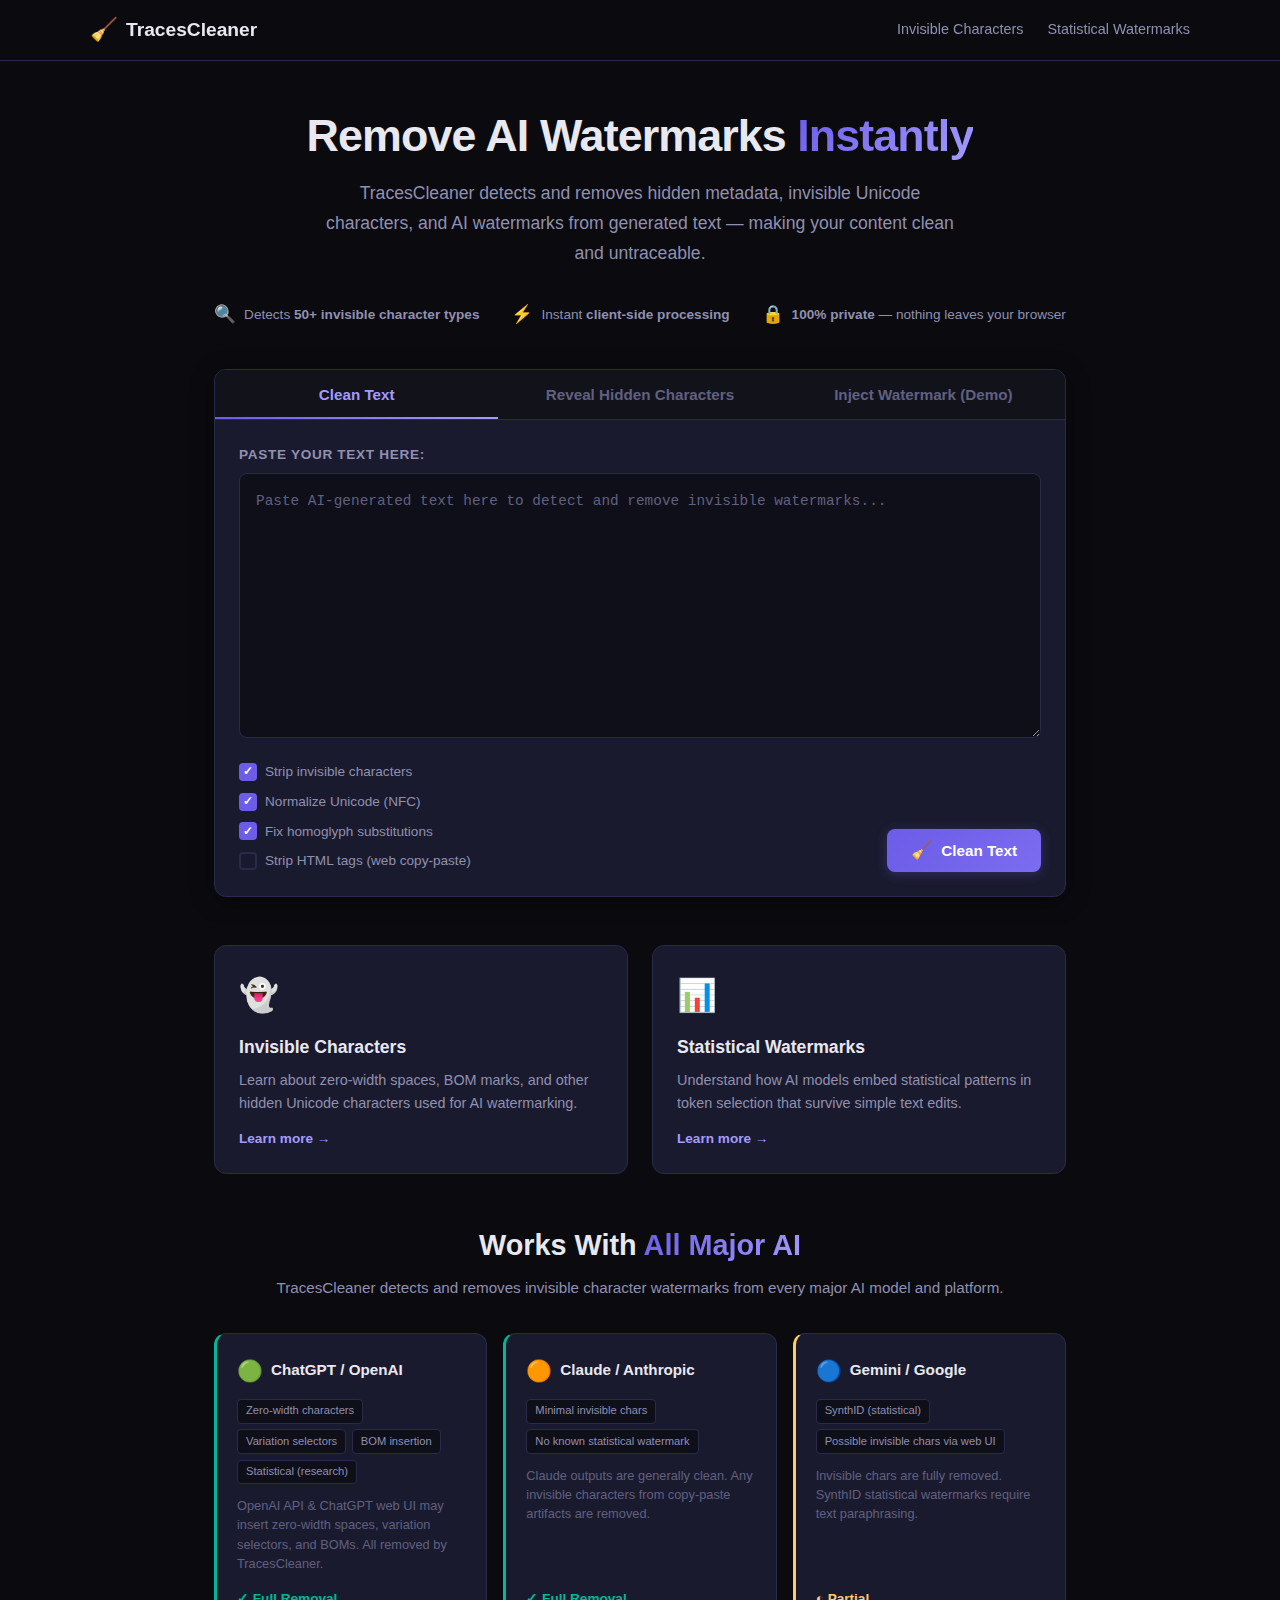
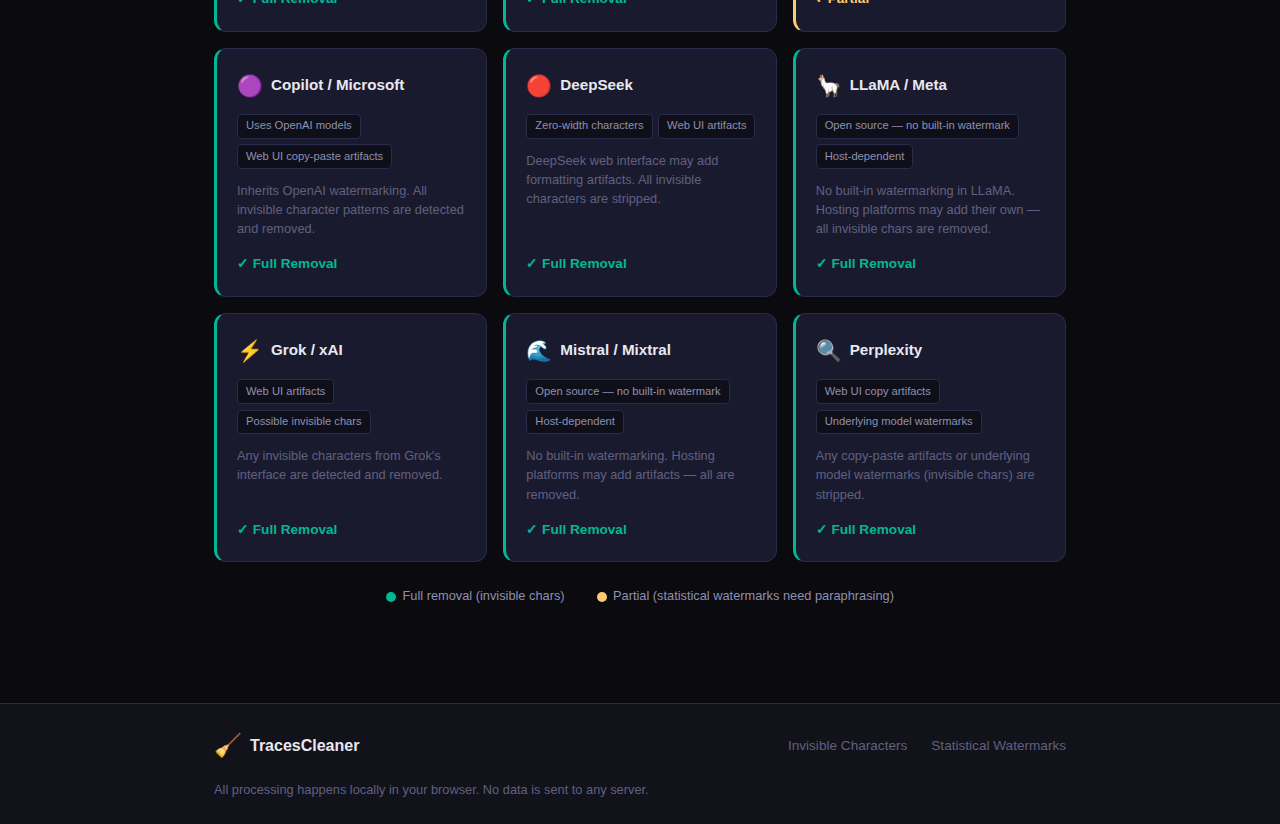
<file: index.html>
<!DOCTYPE html>
<html lang="en">
<head>
    <meta charset="UTF-8">
    <meta name="viewport" content="width=device-width, initial-scale=1.0">
    <title>TracesCleaner — Remove AI Watermarks Instantly</title>
    <meta name="description" content="Free tool to detect and remove invisible AI watermarks, hidden Unicode characters, and metadata from AI-generated text. Works with ChatGPT, Claude, Gemini, Copilot, DeepSeek & more. 100% private — runs in your browser.">
    <meta name="keywords" content="AI watermark remover, remove AI watermarks, invisible characters, zero-width space, ChatGPT watermark, Claude watermark, AI text cleaner, unicode cleaner">
    <meta name="author" content="TracesCleaner">
    <meta name="robots" content="index, follow">
    <link rel="canonical" href="https://macro-dynamic.github.io/TracesCleaner/">

    <!-- Open Graph / Facebook -->
    <meta property="og:type" content="website">
    <meta property="og:url" content="https://macro-dynamic.github.io/TracesCleaner/">
    <meta property="og:title" content="TracesCleaner — Remove AI Watermarks Instantly">
    <meta property="og:description" content="Free tool to detect and remove invisible AI watermarks from text. Works with all major AI models. 100% private — nothing leaves your browser.">
    <meta property="og:image" content="https://macro-dynamic.github.io/TracesCleaner/img/og-image.svg">
    <meta property="og:image:width" content="1200">
    <meta property="og:image:height" content="630">

    <!-- Twitter -->
    <meta name="twitter:card" content="summary_large_image">
    <meta name="twitter:title" content="TracesCleaner — Remove AI Watermarks Instantly">
    <meta name="twitter:description" content="Free tool to detect and remove invisible AI watermarks from text. Works with ChatGPT, Claude, Gemini & more.">
    <meta name="twitter:image" content="https://macro-dynamic.github.io/TracesCleaner/img/og-image.svg">

    <!-- PWA -->
    <link rel="manifest" href="manifest.json">
    <meta name="theme-color" content="#0a0a0f">
    <meta name="apple-mobile-web-app-capable" content="yes">
    <meta name="apple-mobile-web-app-status-bar-style" content="black-translucent">
    <link rel="apple-touch-icon" href="img/icon.svg">
    <link rel="icon" type="image/svg+xml" href="img/icon.svg">

    <link rel="stylesheet" href="css/styles.css">
</head>
<body>
    <nav class="navbar">
        <div class="nav-container">
            <a href="index.html" class="logo">
                <span class="logo-icon">🧹</span>
                <span class="logo-text">TracesCleaner</span>
            </a>
            <div class="nav-links">
                <a href="invisible-chars.html">Invisible Characters</a>
                <a href="statistical-watermarks.html">Statistical Watermarks</a>
            </div>
        </div>
    </nav>

    <main class="hero">
        <div class="container">
            <h1>Remove AI Watermarks <span class="highlight">Instantly</span></h1>
            <p class="subtitle">
                TracesCleaner detects and removes hidden metadata, invisible Unicode characters,
                and AI watermarks from generated text — making your content clean and untraceable.
            </p>

            <div class="stats-bar">
                <div class="stat">
                    <span class="stat-icon">🔍</span>
                    <span class="stat-text">Detects <strong>50+ invisible character types</strong></span>
                </div>
                <div class="stat">
                    <span class="stat-icon">⚡</span>
                    <span class="stat-text">Instant <strong>client-side processing</strong></span>
                </div>
                <div class="stat">
                    <span class="stat-icon">🔒</span>
                    <span class="stat-text"><strong>100% private</strong> — nothing leaves your browser</span>
                </div>
            </div>

            <div class="app-card">
                <div class="tabs">
                    <button class="tab active" data-tab="clean">Clean Text</button>
                    <button class="tab" data-tab="reveal">Reveal Hidden Characters</button>
                    <button class="tab" data-tab="inject">Inject Watermark (Demo)</button>
                </div>

                <!-- Clean Tab -->
                <div class="tab-content active" id="tab-clean">
                    <div class="input-header">
                        <label for="input-clean" class="input-label">Paste your text here:</label>
                        <span id="live-count" class="live-count hidden">0 hidden characters found</span>
                    </div>
                    <textarea id="input-clean" class="text-input" rows="10" placeholder="Paste AI-generated text here to detect and remove invisible watermarks..."></textarea>

                    <div class="controls">
                        <div class="options">
                            <label class="checkbox-label">
                                <input type="checkbox" id="opt-invisible" checked>
                                <span class="checkmark"></span>
                                Strip invisible characters
                            </label>
                            <label class="checkbox-label">
                                <input type="checkbox" id="opt-normalize" checked>
                                <span class="checkmark"></span>
                                Normalize Unicode (NFC)
                            </label>
                            <label class="checkbox-label">
                                <input type="checkbox" id="opt-homoglyphs" checked>
                                <span class="checkmark"></span>
                                Fix homoglyph substitutions
                            </label>
                            <label class="checkbox-label">
                                <input type="checkbox" id="opt-strip-html">
                                <span class="checkmark"></span>
                                Strip HTML tags (web copy-paste)
                            </label>
                        </div>
                        <button id="btn-clean" class="btn btn-primary">
                            <span class="btn-icon">🧹</span> Clean Text
                        </button>
                    </div>

                    <div id="results-clean" class="results hidden">
                        <div class="results-header">
                            <h3>Cleaning Results</h3>
                            <div class="results-badges">
                                <span id="badge-invisible" class="badge badge-danger hidden">
                                    <span class="badge-count">0</span> invisible chars
                                </span>
                                <span id="badge-homoglyphs" class="badge badge-warning hidden">
                                    <span class="badge-count">0</span> homoglyphs
                                </span>
                                <span id="badge-whitespace" class="badge badge-info hidden">
                                    <span class="badge-count">0</span> whitespace anomalies
                                </span>
                                <span id="badge-clean" class="badge badge-success hidden">
                                    ✓ Text is clean
                                </span>
                            </div>
                        </div>

                        <div id="detection-details" class="detection-details hidden">
                            <h4>Detected Watermarks:</h4>
                            <div id="detection-list" class="detection-list"></div>
                        </div>

                        <div id="annotated-result" class="annotated-result hidden">
                            <div class="annotated-header">
                                <h4>Result:</h4>
                                <div class="annotated-actions">
                                    <span id="annotated-count" class="badge badge-danger">0 hidden characters found</span>
                                    <button id="btn-copy-clean" class="btn-copy-inline">
                                        <span>📋</span> Copy
                                    </button>
                                </div>
                            </div>
                            <div id="annotated-text" class="revealed-text"></div>
                        </div>

                        <label class="input-label">Cleaned text:</label>
                        <textarea id="output-clean" class="text-input text-output" rows="8" readonly></textarea>
                        <div class="output-actions">
                            <button id="btn-copy" class="btn btn-secondary">
                                <span class="btn-icon">📋</span> Copy to Clipboard
                            </button>
                            <span id="copy-status" class="copy-status hidden">✓ Copied!</span>
                        </div>
                    </div>
                </div>

                <!-- Reveal Tab -->
                <div class="tab-content" id="tab-reveal">
                    <label for="input-reveal" class="input-label">Paste text to reveal hidden characters:</label>
                    <textarea id="input-reveal" class="text-input" rows="10" placeholder="Paste text here to see all hidden Unicode characters highlighted..."></textarea>

                    <div class="controls">
                        <button id="btn-reveal" class="btn btn-primary">
                            <span class="btn-icon">🔍</span> Reveal Hidden Characters
                        </button>
                    </div>

                    <div id="results-reveal" class="results hidden">
                        <div class="results-header">
                            <h3>Character Analysis</h3>
                            <span id="reveal-count" class="badge badge-info">0 hidden characters found</span>
                        </div>
                        <div id="revealed-text" class="revealed-text"></div>
                        <div id="char-breakdown" class="char-breakdown"></div>
                    </div>
                </div>

                <!-- Inject Tab -->
                <div class="tab-content" id="tab-inject">
                    <div class="demo-notice">
                        <span class="notice-icon">⚠️</span>
                        <p><strong>Demo Mode:</strong> This injects invisible watermark characters into text so you can see how AI watermarking works, then use the "Clean Text" tab to remove them.</p>
                    </div>
                    <label for="input-inject" class="input-label">Enter text to watermark:</label>
                    <textarea id="input-inject" class="text-input" rows="6" placeholder="Type or paste clean text here..."></textarea>

                    <div class="controls">
                        <div class="options">
                            <label class="checkbox-label">
                                <input type="checkbox" id="opt-zwsp" checked>
                                <span class="checkmark"></span>
                                Zero-width spaces (U+200B)
                            </label>
                            <label class="checkbox-label">
                                <input type="checkbox" id="opt-zwnj" checked>
                                <span class="checkmark"></span>
                                Zero-width non-joiners (U+200C)
                            </label>
                            <label class="checkbox-label">
                                <input type="checkbox" id="opt-bom">
                                <span class="checkmark"></span>
                                Byte Order Marks (U+FEFF)
                            </label>
                            <label class="checkbox-label">
                                <input type="checkbox" id="opt-invis-sep">
                                <span class="checkmark"></span>
                                Invisible operators (U+2061-U+2064)
                            </label>
                        </div>
                        <button id="btn-inject" class="btn btn-warning">
                            <span class="btn-icon">💉</span> Inject Watermark
                        </button>
                    </div>

                    <div id="results-inject" class="results hidden">
                        <div class="results-header">
                            <h3>Watermarked Text</h3>
                            <span id="inject-count" class="badge badge-danger">0 characters injected</span>
                        </div>
                        <textarea id="output-inject" class="text-input text-output" rows="6" readonly></textarea>
                        <p class="inject-hint">
                            The text above looks identical but contains hidden characters.
                            Copy it and paste into the <strong>"Reveal"</strong> or <strong>"Clean"</strong> tab to see them!
                        </p>
                        <div class="output-actions">
                            <button id="btn-copy-inject" class="btn btn-secondary">
                                <span class="btn-icon">📋</span> Copy Watermarked Text
                            </button>
                            <span id="copy-inject-status" class="copy-status hidden">✓ Copied!</span>
                        </div>
                    </div>
                </div>
            </div>

            <div class="info-cards">
                <a href="invisible-chars.html" class="info-card">
                    <div class="info-card-icon">👻</div>
                    <h3>Invisible Characters</h3>
                    <p>Learn about zero-width spaces, BOM marks, and other hidden Unicode characters used for AI watermarking.</p>
                    <span class="info-card-link">Learn more →</span>
                </a>
                <a href="statistical-watermarks.html" class="info-card">
                    <div class="info-card-icon">📊</div>
                    <h3>Statistical Watermarks</h3>
                    <p>Understand how AI models embed statistical patterns in token selection that survive simple text edits.</p>
                    <span class="info-card-link">Learn more →</span>
                </a>
            </div>

            <!-- AI Compatibility Section -->
            <div class="ai-compat-section">
                <h2 class="section-title">Works With <span class="highlight">All Major AI</span></h2>
                <p class="section-subtitle">TracesCleaner detects and removes invisible character watermarks from every major AI model and platform.</p>
                <div id="ai-compat-grid" class="ai-compat-grid"></div>
                <div class="compat-legend">
                    <div class="legend-item"><span class="legend-dot legend-full"></span> Full removal (invisible chars)</div>
                    <div class="legend-item"><span class="legend-dot legend-partial"></span> Partial (statistical watermarks need paraphrasing)</div>
                </div>
            </div>
        </div>
    </main>

    <footer class="footer">
        <div class="container">
            <div class="footer-content">
                <div class="footer-left">
                    <span class="logo-icon">🧹</span>
                    <span>TracesCleaner</span>
                </div>
                <div class="footer-links">
                    <a href="invisible-chars.html">Invisible Characters</a>
                    <a href="statistical-watermarks.html">Statistical Watermarks</a>
                </div>
                <div class="footer-right">
                    <p>All processing happens locally in your browser. No data is sent to any server.</p>
                </div>
            </div>
        </div>
    </footer>

    <script src="js/watermark-detector.js"></script>
    <script src="js/app.js"></script>
    <script>
        if ('serviceWorker' in navigator) {
            navigator.serviceWorker.register('./sw.js').catch(() => {});
        }
    </script>
</body>
</html>
</file>
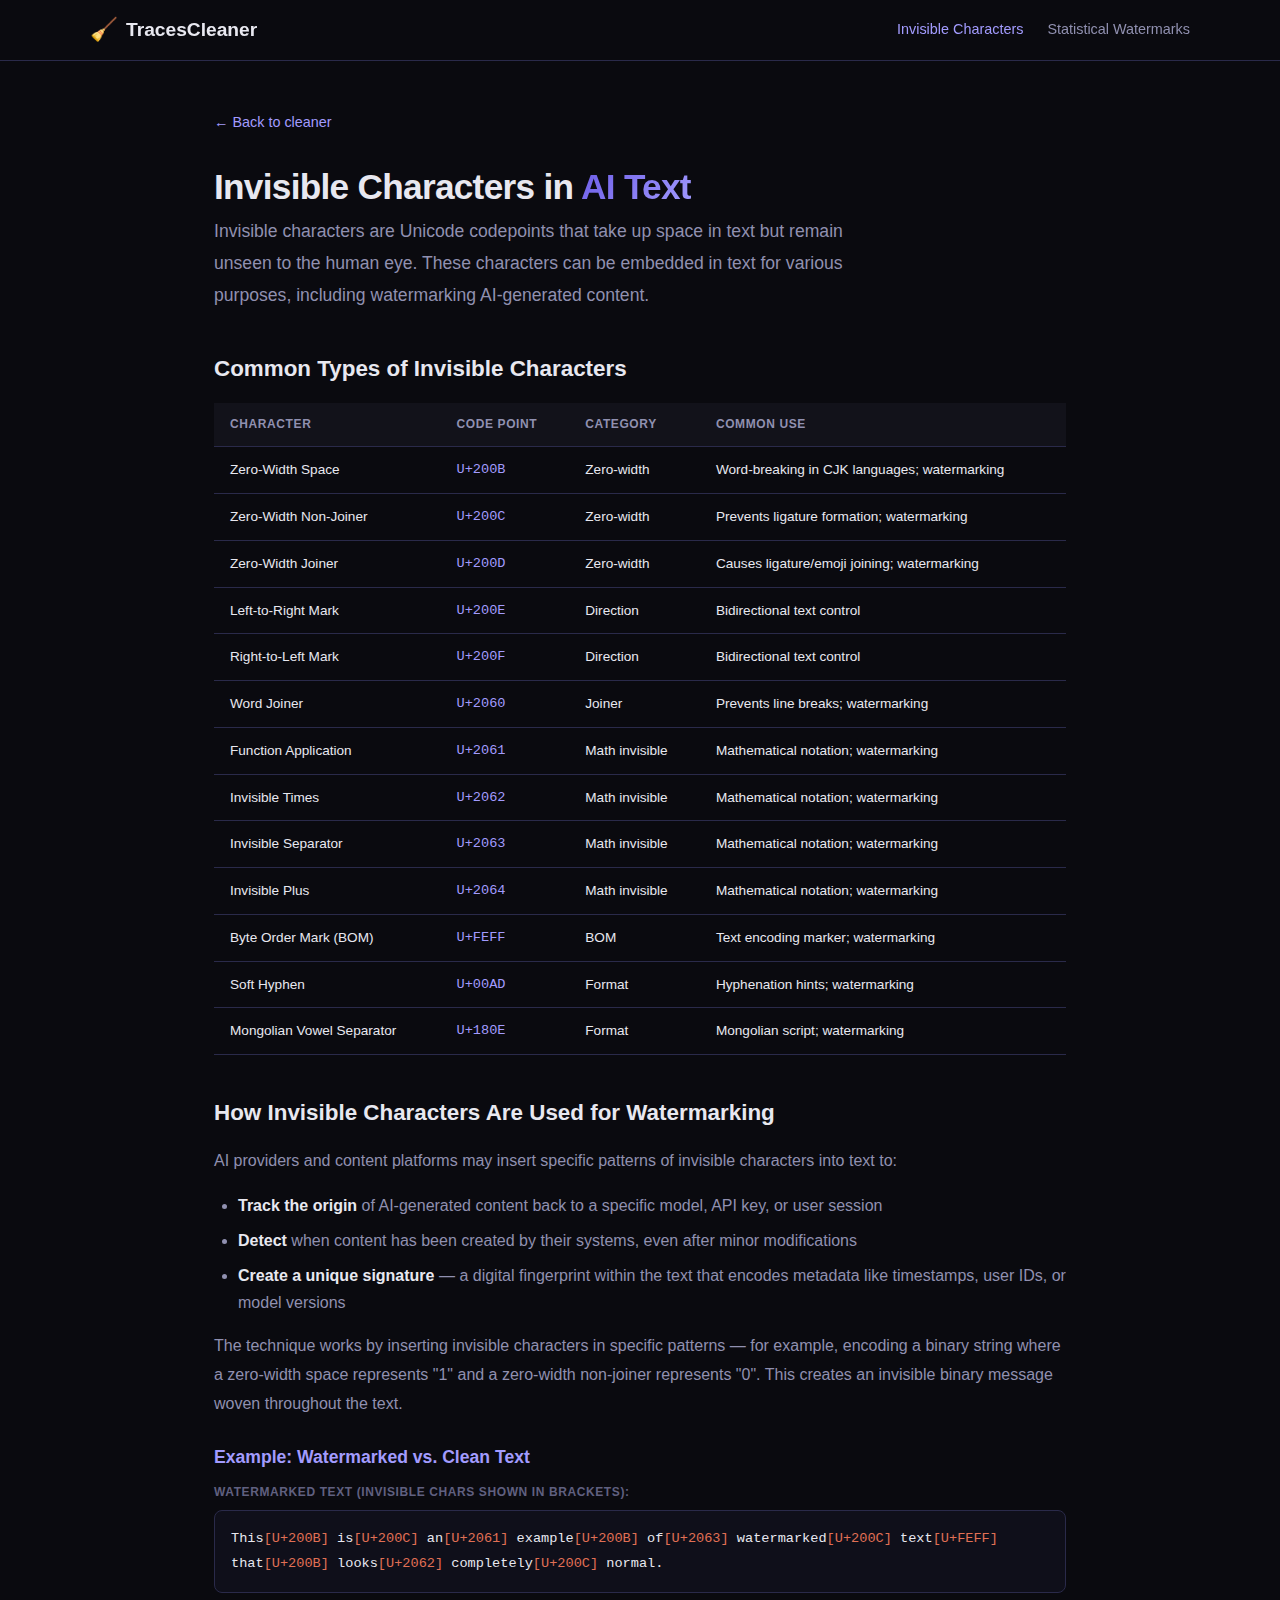
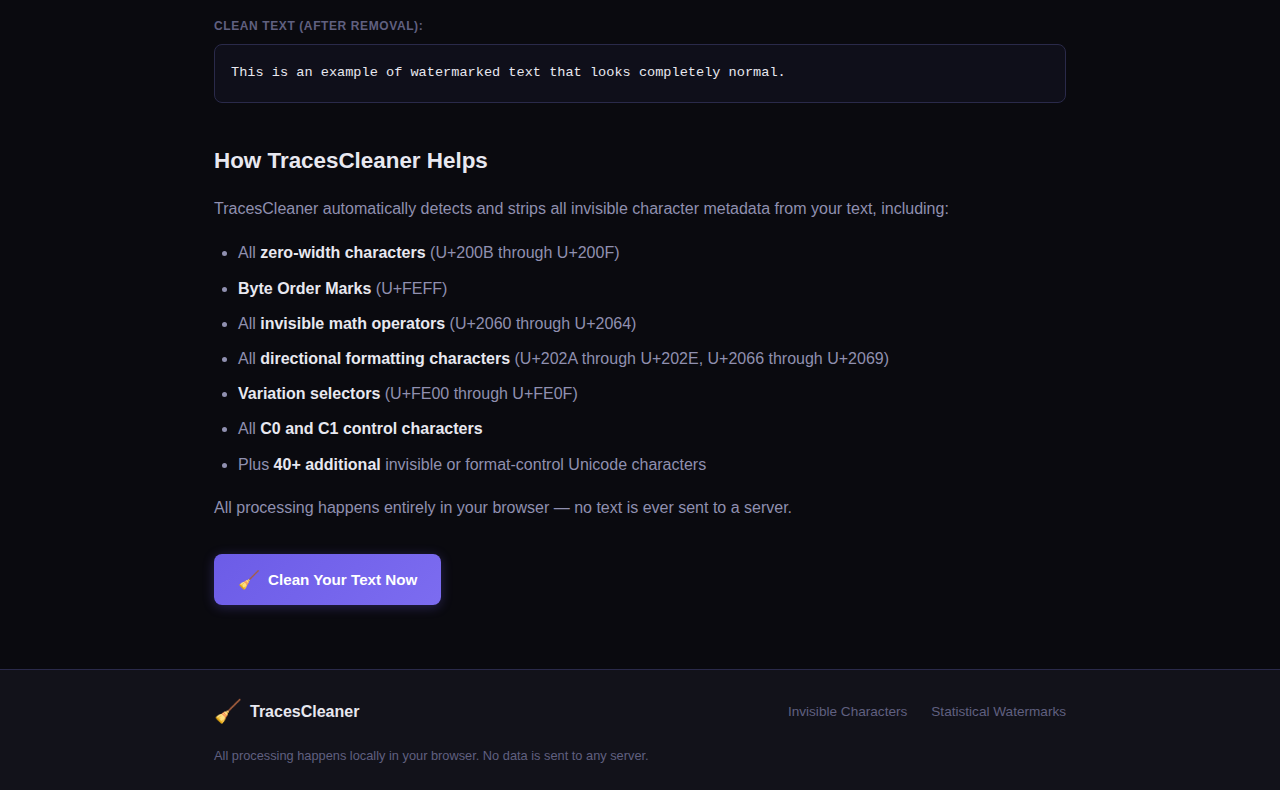
<file: invisible-chars.html>
<!DOCTYPE html>
<html lang="en">
<head>
    <meta charset="UTF-8">
    <meta name="viewport" content="width=device-width, initial-scale=1.0">
    <title>Invisible Characters in AI Text — TracesCleaner</title>
    <meta name="description" content="Learn about invisible Unicode characters used for AI watermarking — zero-width spaces, BOM marks, variation selectors, and how to remove them.">
    <meta property="og:title" content="Invisible Characters in AI Text — TracesCleaner">
    <meta property="og:description" content="Learn about invisible Unicode characters used for AI watermarking and how to remove them.">
    <meta property="og:url" content="https://macro-dynamic.github.io/TracesCleaner/invisible-chars.html">
    <meta property="og:image" content="https://macro-dynamic.github.io/TracesCleaner/img/og-image.svg">
    <meta name="twitter:card" content="summary_large_image">
    <meta name="theme-color" content="#0a0a0f">
    <link rel="manifest" href="manifest.json">
    <link rel="stylesheet" href="css/styles.css">
    <link rel="icon" href="data:image/svg+xml,<svg xmlns='http://www.w3.org/2000/svg' viewBox='0 0 100 100'><text y='.9em' font-size='90'>🧹</text></svg>">
</head>
<body>
    <nav class="navbar">
        <div class="nav-container">
            <a href="index.html" class="logo">
                <span class="logo-icon">🧹</span>
                <span class="logo-text">TracesCleaner</span>
            </a>
            <div class="nav-links">
                <a href="invisible-chars.html" style="color: var(--accent-light);">Invisible Characters</a>
                <a href="statistical-watermarks.html">Statistical Watermarks</a>
            </div>
        </div>
    </nav>

    <main class="page-content">
        <div class="container">
            <a href="index.html" class="back-link">← Back to cleaner</a>

            <h1>Invisible Characters in <span class="highlight">AI Text</span></h1>
            <p class="subtitle">
                Invisible characters are Unicode codepoints that take up space in text but remain unseen to the human eye.
                These characters can be embedded in text for various purposes, including watermarking AI-generated content.
            </p>

            <h2>Common Types of Invisible Characters</h2>

            <table class="char-table">
                <thead>
                    <tr>
                        <th>Character</th>
                        <th>Code Point</th>
                        <th>Category</th>
                        <th>Common Use</th>
                    </tr>
                </thead>
                <tbody>
                    <tr>
                        <td>Zero-Width Space</td>
                        <td class="mono">U+200B</td>
                        <td>Zero-width</td>
                        <td>Word-breaking in CJK languages; watermarking</td>
                    </tr>
                    <tr>
                        <td>Zero-Width Non-Joiner</td>
                        <td class="mono">U+200C</td>
                        <td>Zero-width</td>
                        <td>Prevents ligature formation; watermarking</td>
                    </tr>
                    <tr>
                        <td>Zero-Width Joiner</td>
                        <td class="mono">U+200D</td>
                        <td>Zero-width</td>
                        <td>Causes ligature/emoji joining; watermarking</td>
                    </tr>
                    <tr>
                        <td>Left-to-Right Mark</td>
                        <td class="mono">U+200E</td>
                        <td>Direction</td>
                        <td>Bidirectional text control</td>
                    </tr>
                    <tr>
                        <td>Right-to-Left Mark</td>
                        <td class="mono">U+200F</td>
                        <td>Direction</td>
                        <td>Bidirectional text control</td>
                    </tr>
                    <tr>
                        <td>Word Joiner</td>
                        <td class="mono">U+2060</td>
                        <td>Joiner</td>
                        <td>Prevents line breaks; watermarking</td>
                    </tr>
                    <tr>
                        <td>Function Application</td>
                        <td class="mono">U+2061</td>
                        <td>Math invisible</td>
                        <td>Mathematical notation; watermarking</td>
                    </tr>
                    <tr>
                        <td>Invisible Times</td>
                        <td class="mono">U+2062</td>
                        <td>Math invisible</td>
                        <td>Mathematical notation; watermarking</td>
                    </tr>
                    <tr>
                        <td>Invisible Separator</td>
                        <td class="mono">U+2063</td>
                        <td>Math invisible</td>
                        <td>Mathematical notation; watermarking</td>
                    </tr>
                    <tr>
                        <td>Invisible Plus</td>
                        <td class="mono">U+2064</td>
                        <td>Math invisible</td>
                        <td>Mathematical notation; watermarking</td>
                    </tr>
                    <tr>
                        <td>Byte Order Mark (BOM)</td>
                        <td class="mono">U+FEFF</td>
                        <td>BOM</td>
                        <td>Text encoding marker; watermarking</td>
                    </tr>
                    <tr>
                        <td>Soft Hyphen</td>
                        <td class="mono">U+00AD</td>
                        <td>Format</td>
                        <td>Hyphenation hints; watermarking</td>
                    </tr>
                    <tr>
                        <td>Mongolian Vowel Separator</td>
                        <td class="mono">U+180E</td>
                        <td>Format</td>
                        <td>Mongolian script; watermarking</td>
                    </tr>
                </tbody>
            </table>

            <h2>How Invisible Characters Are Used for Watermarking</h2>
            <p>
                AI providers and content platforms may insert specific patterns of invisible characters into text to:
            </p>
            <ul>
                <li><strong>Track the origin</strong> of AI-generated content back to a specific model, API key, or user session</li>
                <li><strong>Detect</strong> when content has been created by their systems, even after minor modifications</li>
                <li><strong>Create a unique signature</strong> — a digital fingerprint within the text that encodes metadata like timestamps, user IDs, or model versions</li>
            </ul>
            <p>
                The technique works by inserting invisible characters in specific patterns — for example, encoding a binary string where
                a zero-width space represents "1" and a zero-width non-joiner represents "0". This creates an invisible binary message
                woven throughout the text.
            </p>

            <h3>Example: Watermarked vs. Clean Text</h3>
            <div class="code-label">Watermarked text (invisible chars shown in brackets):</div>
            <div class="code-block">This<span style="color: var(--danger);">[U+200B]</span> is<span style="color: var(--danger);">[U+200C]</span> an<span style="color: var(--danger);">[U+2061]</span> example<span style="color: var(--danger);">[U+200B]</span> of<span style="color: var(--danger);">[U+2063]</span> watermarked<span style="color: var(--danger);">[U+200C]</span> text<span style="color: var(--danger);">[U+FEFF]</span> that<span style="color: var(--danger);">[U+200B]</span> looks<span style="color: var(--danger);">[U+2062]</span> completely<span style="color: var(--danger);">[U+200C]</span> normal.</div>

            <div class="code-label">Clean text (after removal):</div>
            <div class="code-block">This is an example of watermarked text that looks completely normal.</div>

            <h2>How TracesCleaner Helps</h2>
            <p>
                TracesCleaner automatically detects and strips all invisible character metadata from your text, including:
            </p>
            <ul>
                <li>All <strong>zero-width characters</strong> (U+200B through U+200F)</li>
                <li><strong>Byte Order Marks</strong> (U+FEFF)</li>
                <li>All <strong>invisible math operators</strong> (U+2060 through U+2064)</li>
                <li>All <strong>directional formatting characters</strong> (U+202A through U+202E, U+2066 through U+2069)</li>
                <li><strong>Variation selectors</strong> (U+FE00 through U+FE0F)</li>
                <li>All <strong>C0 and C1 control characters</strong></li>
                <li>Plus <strong>40+ additional</strong> invisible or format-control Unicode characters</li>
            </ul>
            <p>
                All processing happens entirely in your browser — no text is ever sent to a server.
            </p>

            <div style="margin-top: 2rem;">
                <a href="index.html" class="btn btn-primary" style="display: inline-flex; text-decoration: none;">
                    <span class="btn-icon">🧹</span> Clean Your Text Now
                </a>
            </div>
        </div>
    </main>

    <footer class="footer">
        <div class="container">
            <div class="footer-content">
                <div class="footer-left">
                    <span class="logo-icon">🧹</span>
                    <span>TracesCleaner</span>
                </div>
                <div class="footer-links">
                    <a href="invisible-chars.html">Invisible Characters</a>
                    <a href="statistical-watermarks.html">Statistical Watermarks</a>
                </div>
                <div class="footer-right">
                    <p>All processing happens locally in your browser. No data is sent to any server.</p>
                </div>
            </div>
        </div>
    </footer>
</body>
</html>
</file>
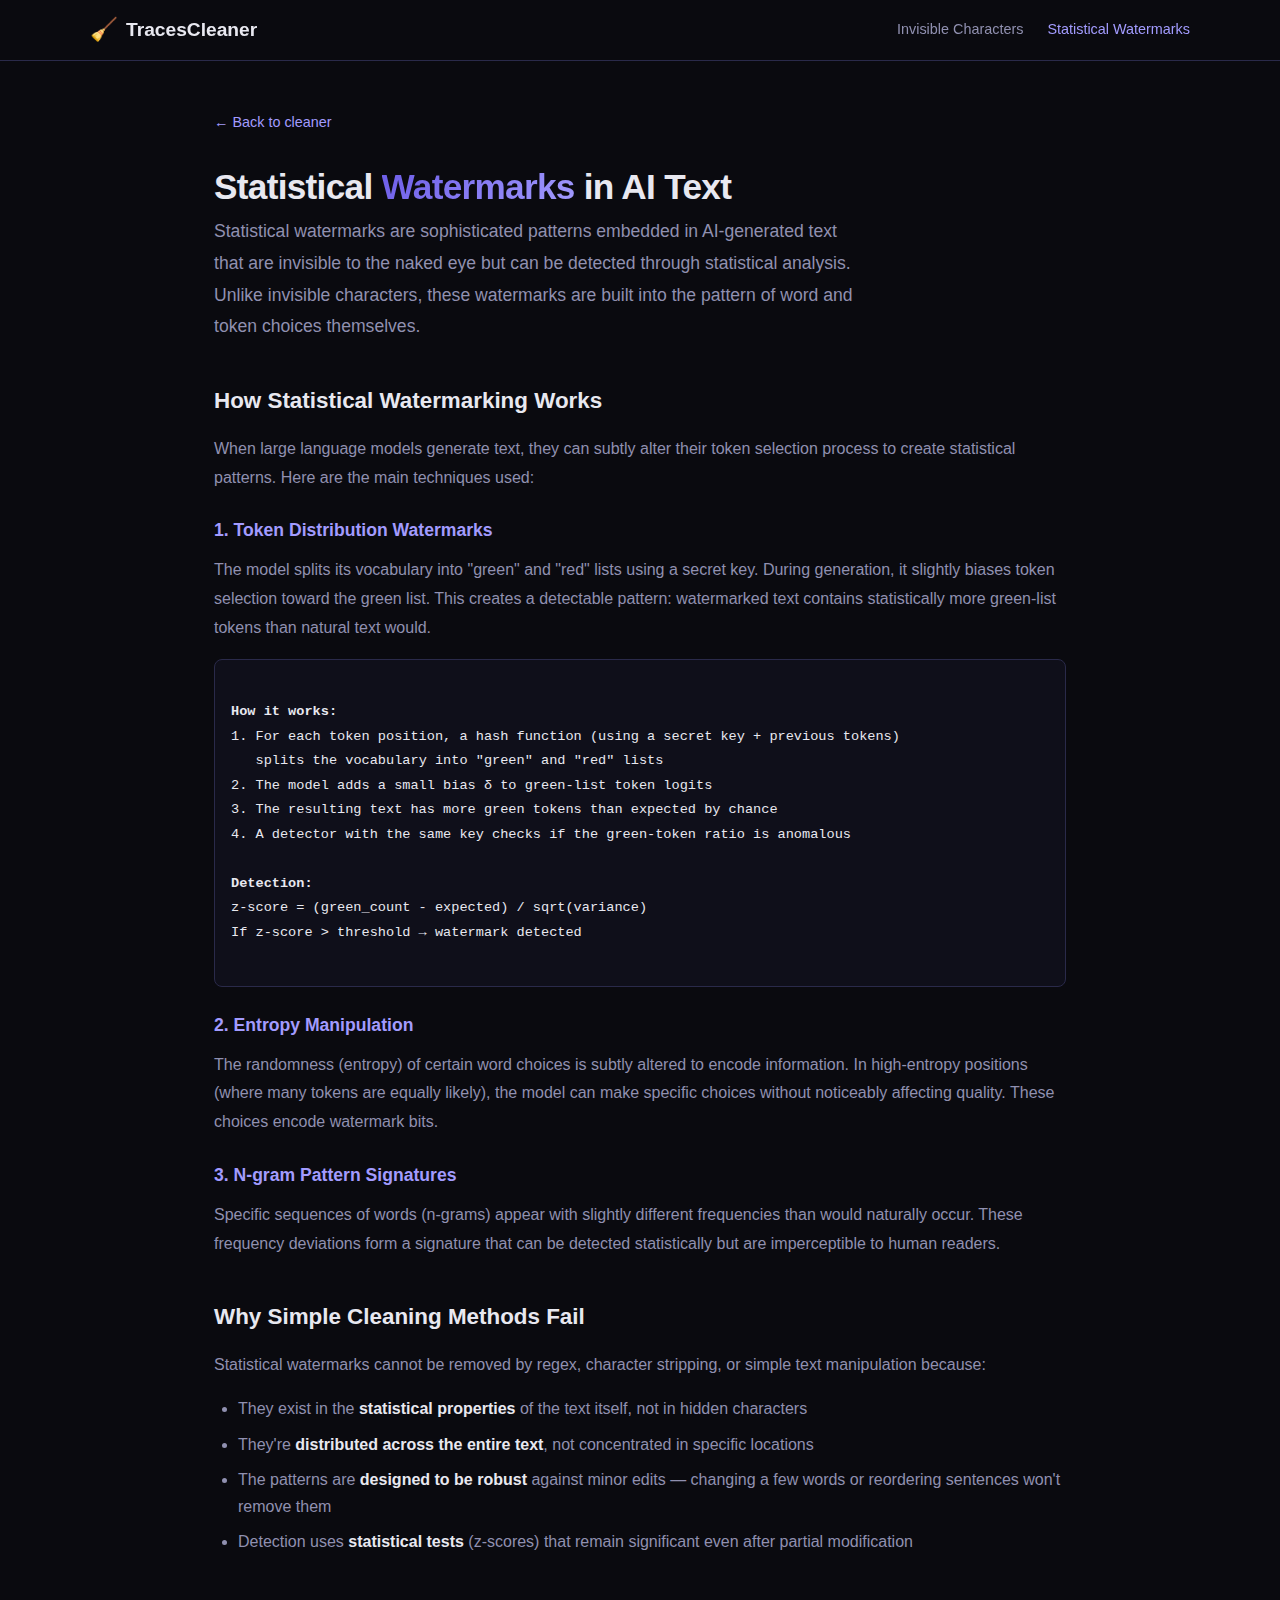
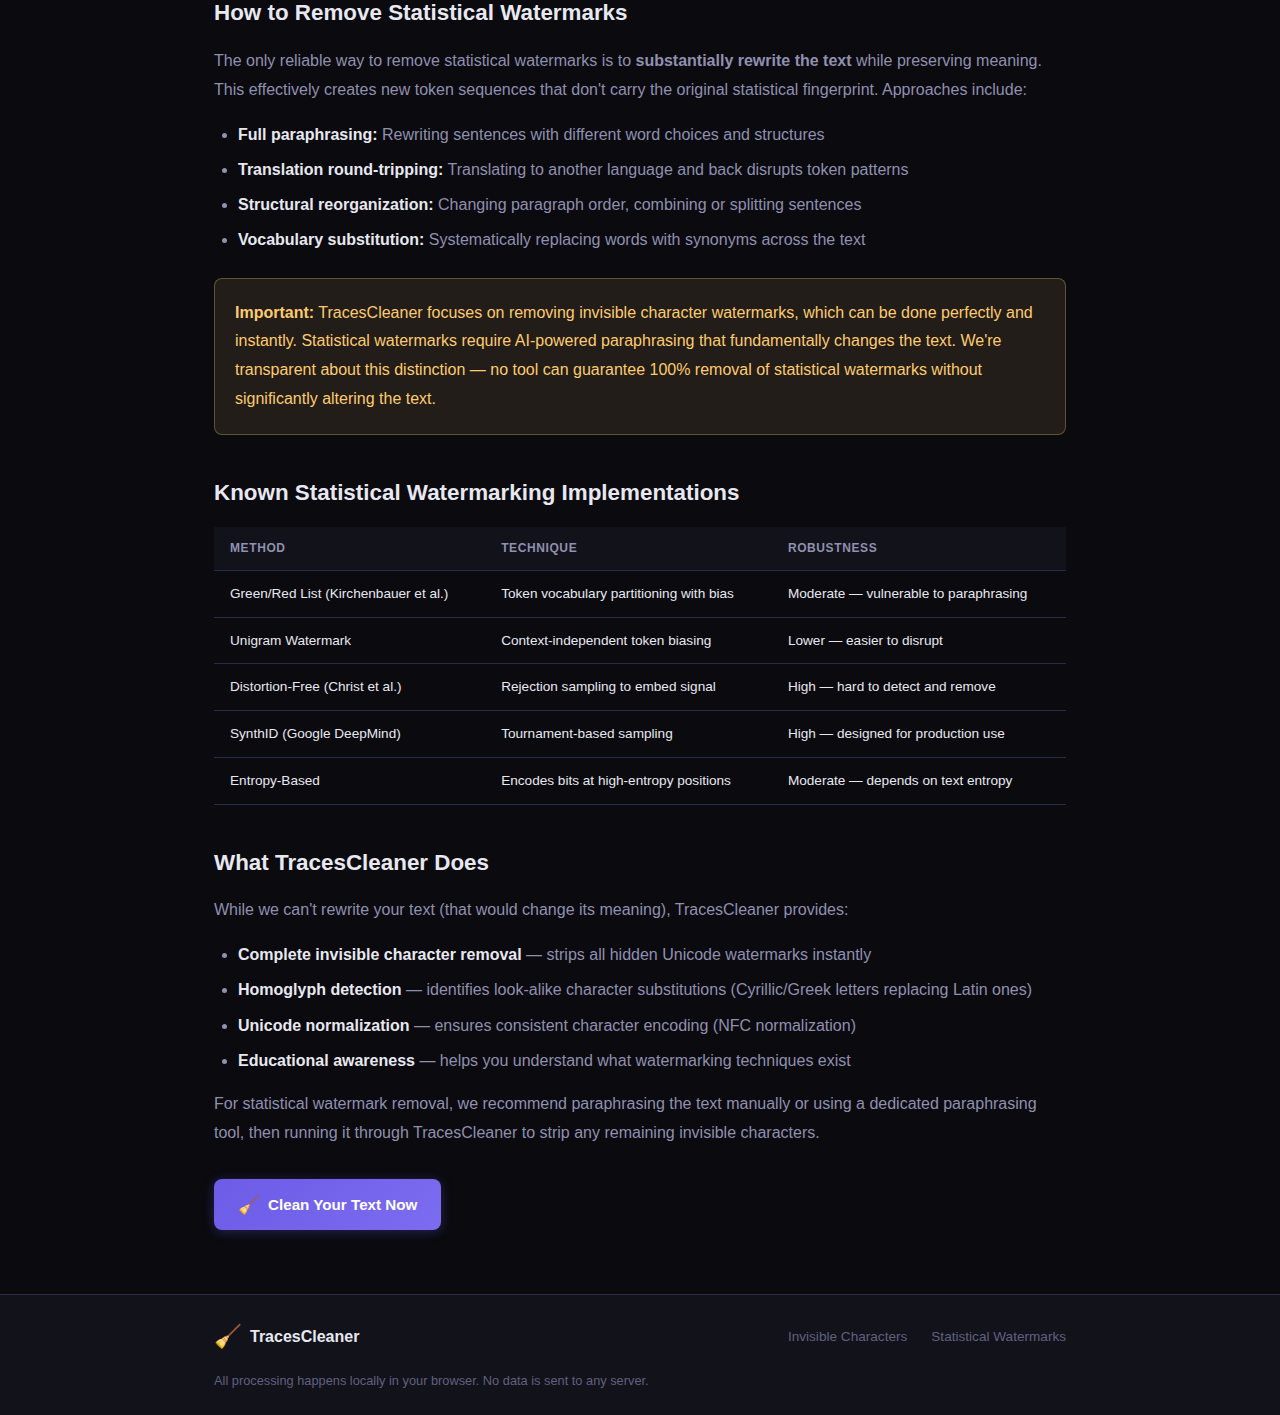
<file: statistical-watermarks.html>
<!DOCTYPE html>
<html lang="en">
<head>
    <meta charset="UTF-8">
    <meta name="viewport" content="width=device-width, initial-scale=1.0">
    <title>Statistical Watermarks in AI Text — TracesCleaner</title>
    <meta name="description" content="Understand how AI models embed statistical watermarks in text through token distribution, entropy manipulation, and n-gram patterns.">
    <meta property="og:title" content="Statistical Watermarks in AI Text — TracesCleaner">
    <meta property="og:description" content="Understand how AI models embed statistical watermarks and what can be done about them.">
    <meta property="og:url" content="https://macro-dynamic.github.io/TracesCleaner/statistical-watermarks.html">
    <meta property="og:image" content="https://macro-dynamic.github.io/TracesCleaner/img/og-image.svg">
    <meta name="twitter:card" content="summary_large_image">
    <meta name="theme-color" content="#0a0a0f">
    <link rel="manifest" href="manifest.json">
    <link rel="stylesheet" href="css/styles.css">
    <link rel="icon" href="data:image/svg+xml,<svg xmlns='http://www.w3.org/2000/svg' viewBox='0 0 100 100'><text y='.9em' font-size='90'>🧹</text></svg>">
</head>
<body>
    <nav class="navbar">
        <div class="nav-container">
            <a href="index.html" class="logo">
                <span class="logo-icon">🧹</span>
                <span class="logo-text">TracesCleaner</span>
            </a>
            <div class="nav-links">
                <a href="invisible-chars.html">Invisible Characters</a>
                <a href="statistical-watermarks.html" style="color: var(--accent-light);">Statistical Watermarks</a>
            </div>
        </div>
    </nav>

    <main class="page-content">
        <div class="container">
            <a href="index.html" class="back-link">← Back to cleaner</a>

            <h1>Statistical <span class="highlight">Watermarks</span> in AI Text</h1>
            <p class="subtitle">
                Statistical watermarks are sophisticated patterns embedded in AI-generated text that are invisible to the naked eye
                but can be detected through statistical analysis. Unlike invisible characters, these watermarks are built into the
                pattern of word and token choices themselves.
            </p>

            <h2>How Statistical Watermarking Works</h2>
            <p>
                When large language models generate text, they can subtly alter their token selection process to create
                statistical patterns. Here are the main techniques used:
            </p>

            <h3>1. Token Distribution Watermarks</h3>
            <p>
                The model splits its vocabulary into "green" and "red" lists using a secret key. During generation,
                it slightly biases token selection toward the green list. This creates a detectable pattern: watermarked
                text contains statistically more green-list tokens than natural text would.
            </p>
            <div class="code-block">
<strong>How it works:</strong>
1. For each token position, a hash function (using a secret key + previous tokens)
   splits the vocabulary into "green" and "red" lists
2. The model adds a small bias δ to green-list token logits
3. The resulting text has more green tokens than expected by chance
4. A detector with the same key checks if the green-token ratio is anomalous

<strong>Detection:</strong>
z-score = (green_count - expected) / sqrt(variance)
If z-score > threshold → watermark detected
            </div>

            <h3>2. Entropy Manipulation</h3>
            <p>
                The randomness (entropy) of certain word choices is subtly altered to encode information.
                In high-entropy positions (where many tokens are equally likely), the model can make specific
                choices without noticeably affecting quality. These choices encode watermark bits.
            </p>

            <h3>3. N-gram Pattern Signatures</h3>
            <p>
                Specific sequences of words (n-grams) appear with slightly different frequencies than would
                naturally occur. These frequency deviations form a signature that can be detected statistically
                but are imperceptible to human readers.
            </p>

            <h2>Why Simple Cleaning Methods Fail</h2>
            <p>
                Statistical watermarks cannot be removed by regex, character stripping, or simple text manipulation because:
            </p>
            <ul>
                <li>They exist in the <strong>statistical properties</strong> of the text itself, not in hidden characters</li>
                <li>They're <strong>distributed across the entire text</strong>, not concentrated in specific locations</li>
                <li>The patterns are <strong>designed to be robust</strong> against minor edits — changing a few words or reordering sentences won't remove them</li>
                <li>Detection uses <strong>statistical tests</strong> (z-scores) that remain significant even after partial modification</li>
            </ul>

            <h2>How to Remove Statistical Watermarks</h2>
            <p>
                The only reliable way to remove statistical watermarks is to <strong>substantially rewrite the text</strong>
                while preserving meaning. This effectively creates new token sequences that don't carry the original
                statistical fingerprint. Approaches include:
            </p>
            <ul>
                <li><strong>Full paraphrasing:</strong> Rewriting sentences with different word choices and structures</li>
                <li><strong>Translation round-tripping:</strong> Translating to another language and back disrupts token patterns</li>
                <li><strong>Structural reorganization:</strong> Changing paragraph order, combining or splitting sentences</li>
                <li><strong>Vocabulary substitution:</strong> Systematically replacing words with synonyms across the text</li>
            </ul>

            <div style="background: var(--warning-bg); border: 1px solid rgba(253,203,110,0.3); border-radius: var(--radius-sm); padding: 1.25rem; margin: 1.5rem 0;">
                <p style="color: var(--warning); margin: 0;">
                    <strong>Important:</strong> TracesCleaner focuses on removing invisible character watermarks, which can be
                    done perfectly and instantly. Statistical watermarks require AI-powered paraphrasing that fundamentally
                    changes the text. We're transparent about this distinction — no tool can guarantee 100% removal of
                    statistical watermarks without significantly altering the text.
                </p>
            </div>

            <h2>Known Statistical Watermarking Implementations</h2>
            <table class="char-table">
                <thead>
                    <tr>
                        <th>Method</th>
                        <th>Technique</th>
                        <th>Robustness</th>
                    </tr>
                </thead>
                <tbody>
                    <tr>
                        <td>Green/Red List (Kirchenbauer et al.)</td>
                        <td>Token vocabulary partitioning with bias</td>
                        <td>Moderate — vulnerable to paraphrasing</td>
                    </tr>
                    <tr>
                        <td>Unigram Watermark</td>
                        <td>Context-independent token biasing</td>
                        <td>Lower — easier to disrupt</td>
                    </tr>
                    <tr>
                        <td>Distortion-Free (Christ et al.)</td>
                        <td>Rejection sampling to embed signal</td>
                        <td>High — hard to detect and remove</td>
                    </tr>
                    <tr>
                        <td>SynthID (Google DeepMind)</td>
                        <td>Tournament-based sampling</td>
                        <td>High — designed for production use</td>
                    </tr>
                    <tr>
                        <td>Entropy-Based</td>
                        <td>Encodes bits at high-entropy positions</td>
                        <td>Moderate — depends on text entropy</td>
                    </tr>
                </tbody>
            </table>

            <h2>What TracesCleaner Does</h2>
            <p>
                While we can't rewrite your text (that would change its meaning), TracesCleaner provides:
            </p>
            <ul>
                <li><strong>Complete invisible character removal</strong> — strips all hidden Unicode watermarks instantly</li>
                <li><strong>Homoglyph detection</strong> — identifies look-alike character substitutions (Cyrillic/Greek letters replacing Latin ones)</li>
                <li><strong>Unicode normalization</strong> — ensures consistent character encoding (NFC normalization)</li>
                <li><strong>Educational awareness</strong> — helps you understand what watermarking techniques exist</li>
            </ul>
            <p>
                For statistical watermark removal, we recommend paraphrasing the text manually or using a dedicated
                paraphrasing tool, then running it through TracesCleaner to strip any remaining invisible characters.
            </p>

            <div style="margin-top: 2rem;">
                <a href="index.html" class="btn btn-primary" style="display: inline-flex; text-decoration: none;">
                    <span class="btn-icon">🧹</span> Clean Your Text Now
                </a>
            </div>
        </div>
    </main>

    <footer class="footer">
        <div class="container">
            <div class="footer-content">
                <div class="footer-left">
                    <span class="logo-icon">🧹</span>
                    <span>TracesCleaner</span>
                </div>
                <div class="footer-links">
                    <a href="invisible-chars.html">Invisible Characters</a>
                    <a href="statistical-watermarks.html">Statistical Watermarks</a>
                </div>
                <div class="footer-right">
                    <p>All processing happens locally in your browser. No data is sent to any server.</p>
                </div>
            </div>
        </div>
    </footer>
</body>
</html>
</file>
<file: css/styles.css>
/* ===== CSS Variables & Reset ===== */
:root {
    --bg-primary: #0a0a0f;
    --bg-secondary: #12121a;
    --bg-card: #1a1a2e;
    --bg-input: #0f0f1a;
    --bg-hover: #222240;
    --border: #2a2a4a;
    --border-focus: #6c5ce7;
    --text-primary: #e8e8f0;
    --text-secondary: #9090b0;
    --text-muted: #606080;
    --accent: #6c5ce7;
    --accent-light: #a29bfe;
    --accent-glow: rgba(108, 92, 231, 0.3);
    --success: #00b894;
    --success-bg: rgba(0, 184, 148, 0.1);
    --warning: #fdcb6e;
    --warning-bg: rgba(253, 203, 110, 0.1);
    --danger: #e17055;
    --danger-bg: rgba(225, 112, 85, 0.1);
    --info: #74b9ff;
    --info-bg: rgba(116, 185, 255, 0.1);
    --radius: 12px;
    --radius-sm: 8px;
    --shadow: 0 4px 24px rgba(0, 0, 0, 0.3);
    --transition: 0.2s ease;
}

*, *::before, *::after {
    margin: 0;
    padding: 0;
    box-sizing: border-box;
}

html {
    scroll-behavior: smooth;
}

body {
    font-family: -apple-system, BlinkMacSystemFont, 'Segoe UI', Roboto, 'Helvetica Neue', Arial, sans-serif;
    background: var(--bg-primary);
    color: var(--text-primary);
    line-height: 1.6;
    min-height: 100vh;
    display: flex;
    flex-direction: column;
}

/* ===== Navbar ===== */
.navbar {
    position: sticky;
    top: 0;
    z-index: 100;
    background: rgba(10, 10, 15, 0.85);
    backdrop-filter: blur(20px);
    border-bottom: 1px solid var(--border);
    padding: 0 1.5rem;
}

.nav-container {
    max-width: 1100px;
    margin: 0 auto;
    display: flex;
    align-items: center;
    justify-content: space-between;
    height: 60px;
}

.logo {
    display: flex;
    align-items: center;
    gap: 0.5rem;
    text-decoration: none;
    color: var(--text-primary);
    font-weight: 700;
    font-size: 1.2rem;
}

.logo-icon {
    font-size: 1.4rem;
}

.nav-links {
    display: flex;
    gap: 1.5rem;
}

.nav-links a {
    color: var(--text-secondary);
    text-decoration: none;
    font-size: 0.9rem;
    transition: color var(--transition);
}

.nav-links a:hover {
    color: var(--accent-light);
}

/* ===== Layout ===== */
.container {
    max-width: 900px;
    margin: 0 auto;
    padding: 0 1.5rem;
    width: 100%;
}

.hero {
    flex: 1;
    padding: 3rem 0 4rem;
}

/* ===== Typography ===== */
h1 {
    font-size: 2.8rem;
    font-weight: 800;
    text-align: center;
    margin-bottom: 1rem;
    letter-spacing: -0.02em;
    line-height: 1.2;
}

.highlight {
    background: linear-gradient(135deg, var(--accent), var(--accent-light));
    -webkit-background-clip: text;
    background-clip: text;
    -webkit-text-fill-color: transparent;
}

.subtitle {
    text-align: center;
    color: var(--text-secondary);
    font-size: 1.1rem;
    max-width: 650px;
    margin: 0 auto 2rem;
    line-height: 1.7;
}

/* ===== Stats Bar ===== */
.stats-bar {
    display: flex;
    justify-content: center;
    gap: 2rem;
    margin-bottom: 2.5rem;
    flex-wrap: wrap;
}

.stat {
    display: flex;
    align-items: center;
    gap: 0.5rem;
    font-size: 0.85rem;
    color: var(--text-secondary);
}

.stat-icon {
    font-size: 1.1rem;
}

/* ===== App Card ===== */
.app-card {
    background: var(--bg-card);
    border: 1px solid var(--border);
    border-radius: var(--radius);
    padding: 0;
    margin-bottom: 3rem;
    box-shadow: var(--shadow);
    overflow: hidden;
}

/* ===== Tabs ===== */
.tabs {
    display: flex;
    border-bottom: 1px solid var(--border);
    background: var(--bg-secondary);
}

.tab {
    flex: 1;
    padding: 1rem 1.5rem;
    background: none;
    border: none;
    color: var(--text-muted);
    font-size: 0.95rem;
    font-weight: 600;
    cursor: pointer;
    transition: all var(--transition);
    position: relative;
}

.tab:hover {
    color: var(--text-secondary);
    background: rgba(255, 255, 255, 0.02);
}

.tab.active {
    color: var(--accent-light);
}

.tab.active::after {
    content: '';
    position: absolute;
    bottom: 0;
    left: 0;
    right: 0;
    height: 2px;
    background: linear-gradient(90deg, var(--accent), var(--accent-light));
}

/* ===== Tab Content ===== */
.tab-content {
    display: none;
    padding: 1.5rem;
}

.tab-content.active {
    display: block;
}

/* ===== Forms ===== */
.input-label {
    display: block;
    font-size: 0.85rem;
    font-weight: 600;
    color: var(--text-secondary);
    margin-bottom: 0.5rem;
    text-transform: uppercase;
    letter-spacing: 0.05em;
}

.text-input {
    width: 100%;
    padding: 1rem;
    background: var(--bg-input);
    border: 1px solid var(--border);
    border-radius: var(--radius-sm);
    color: var(--text-primary);
    font-family: 'SF Mono', 'Fira Code', 'Cascadia Code', 'Consolas', monospace;
    font-size: 0.9rem;
    line-height: 1.6;
    resize: vertical;
    transition: border-color var(--transition), box-shadow var(--transition);
}

.text-input:focus {
    outline: none;
    border-color: var(--border-focus);
    box-shadow: 0 0 0 3px var(--accent-glow);
}

.text-input::placeholder {
    color: var(--text-muted);
}

.text-output {
    background: rgba(0, 184, 148, 0.03);
    border-color: rgba(0, 184, 148, 0.2);
}

/* ===== Controls ===== */
.controls {
    display: flex;
    align-items: flex-end;
    justify-content: space-between;
    margin-top: 1rem;
    gap: 1rem;
    flex-wrap: wrap;
}

.options {
    display: flex;
    flex-direction: column;
    gap: 0.5rem;
}

/* ===== Checkboxes ===== */
.checkbox-label {
    display: flex;
    align-items: center;
    gap: 0.5rem;
    font-size: 0.85rem;
    color: var(--text-secondary);
    cursor: pointer;
    user-select: none;
}

.checkbox-label input[type="checkbox"] {
    display: none;
}

.checkmark {
    width: 18px;
    height: 18px;
    border: 2px solid var(--border);
    border-radius: 4px;
    display: flex;
    align-items: center;
    justify-content: center;
    transition: all var(--transition);
    flex-shrink: 0;
}

.checkbox-label input:checked + .checkmark {
    background: var(--accent);
    border-color: var(--accent);
}

.checkbox-label input:checked + .checkmark::after {
    content: '✓';
    color: white;
    font-size: 12px;
    font-weight: bold;
}

/* ===== Buttons ===== */
.btn {
    padding: 0.7rem 1.5rem;
    border: none;
    border-radius: var(--radius-sm);
    font-size: 0.95rem;
    font-weight: 600;
    cursor: pointer;
    display: flex;
    align-items: center;
    gap: 0.5rem;
    transition: all var(--transition);
    white-space: nowrap;
}

.btn-icon {
    font-size: 1.1rem;
}

.btn-primary {
    background: linear-gradient(135deg, var(--accent), #7c6cf0);
    color: white;
    box-shadow: 0 2px 12px var(--accent-glow);
}

.btn-primary:hover {
    transform: translateY(-1px);
    box-shadow: 0 4px 20px var(--accent-glow);
}

.btn-primary:active {
    transform: translateY(0);
}

.btn-secondary {
    background: var(--bg-hover);
    color: var(--text-primary);
    border: 1px solid var(--border);
}

.btn-secondary:hover {
    background: var(--border);
}

.btn-warning {
    background: linear-gradient(135deg, #e17055, #fdcb6e);
    color: #1a1a2e;
}

.btn-warning:hover {
    transform: translateY(-1px);
    box-shadow: 0 4px 20px rgba(225, 112, 85, 0.3);
}

/* ===== Results ===== */
.results {
    margin-top: 1.5rem;
    padding-top: 1.5rem;
    border-top: 1px solid var(--border);
}

.results-header {
    display: flex;
    align-items: center;
    justify-content: space-between;
    margin-bottom: 1rem;
    flex-wrap: wrap;
    gap: 0.5rem;
}

.results-header h3 {
    font-size: 1rem;
    font-weight: 700;
}

.results-badges {
    display: flex;
    gap: 0.5rem;
    flex-wrap: wrap;
}

/* ===== Badges ===== */
.badge {
    display: inline-flex;
    align-items: center;
    gap: 0.3rem;
    padding: 0.3rem 0.7rem;
    border-radius: 20px;
    font-size: 0.8rem;
    font-weight: 600;
}

.badge-danger {
    background: var(--danger-bg);
    color: var(--danger);
    border: 1px solid rgba(225, 112, 85, 0.3);
}

.badge-warning {
    background: var(--warning-bg);
    color: var(--warning);
    border: 1px solid rgba(253, 203, 110, 0.3);
}

.badge-success {
    background: var(--success-bg);
    color: var(--success);
    border: 1px solid rgba(0, 184, 148, 0.3);
}

.badge-info {
    background: var(--info-bg);
    color: var(--info);
    border: 1px solid rgba(116, 185, 255, 0.3);
}

/* ===== Detection Details ===== */
.detection-details {
    background: var(--bg-input);
    border: 1px solid var(--border);
    border-radius: var(--radius-sm);
    padding: 1rem;
    margin-bottom: 1rem;
}

.detection-details h4 {
    font-size: 0.85rem;
    color: var(--text-secondary);
    margin-bottom: 0.75rem;
    text-transform: uppercase;
    letter-spacing: 0.05em;
}

.detection-list {
    display: flex;
    flex-direction: column;
    gap: 0.4rem;
}

.detection-item {
    display: flex;
    align-items: center;
    justify-content: space-between;
    padding: 0.5rem 0.75rem;
    background: var(--bg-secondary);
    border-radius: 6px;
    font-size: 0.85rem;
}

.detection-item-name {
    display: flex;
    align-items: center;
    gap: 0.5rem;
}

.detection-item-code {
    font-family: 'SF Mono', 'Fira Code', monospace;
    color: var(--accent-light);
    font-size: 0.8rem;
}

.detection-item-count {
    font-weight: 700;
    color: var(--danger);
}

/* ===== Output Actions ===== */
.output-actions {
    display: flex;
    align-items: center;
    gap: 0.75rem;
    margin-top: 0.75rem;
}

.copy-status {
    font-size: 0.85rem;
    color: var(--success);
    font-weight: 600;
    animation: fadeIn 0.3s ease;
}

@keyframes fadeIn {
    from { opacity: 0; transform: translateY(-4px); }
    to { opacity: 1; transform: translateY(0); }
}

/* ===== Revealed Text ===== */
.revealed-text {
    background: var(--bg-input);
    border: 1px solid var(--border);
    border-radius: var(--radius-sm);
    padding: 1rem;
    font-family: 'SF Mono', 'Fira Code', monospace;
    font-size: 0.9rem;
    line-height: 2;
    white-space: pre-wrap;
    word-break: break-all;
    margin-bottom: 1rem;
    max-height: 400px;
    overflow-y: auto;
}

.char-visible {
    color: var(--text-primary);
}

.char-hidden {
    display: inline-flex;
    align-items: center;
    background: var(--danger-bg);
    border: 1px solid rgba(225, 112, 85, 0.4);
    color: var(--danger);
    border-radius: 4px;
    padding: 0 4px;
    font-size: 0.7rem;
    font-weight: 700;
    margin: 0 1px;
    vertical-align: middle;
    cursor: help;
    transition: background var(--transition);
}

.char-hidden:hover {
    background: rgba(225, 112, 85, 0.25);
}

.char-formatting {
    display: inline-flex;
    align-items: center;
    background: rgba(253, 203, 110, 0.12);
    border: 1px solid rgba(253, 203, 110, 0.35);
    color: var(--warning);
    border-radius: 4px;
    padding: 0 4px;
    font-size: 0.7rem;
    font-weight: 700;
    margin: 0 1px;
    vertical-align: middle;
    cursor: help;
    transition: background var(--transition);
}

.char-formatting:hover {
    background: rgba(253, 203, 110, 0.25);
}

/* ===== Character Breakdown ===== */
.char-breakdown {
    display: grid;
    grid-template-columns: repeat(auto-fill, minmax(280px, 1fr));
    gap: 0.5rem;
}

.char-breakdown-item {
    display: flex;
    align-items: center;
    justify-content: space-between;
    padding: 0.6rem 0.8rem;
    background: var(--bg-input);
    border: 1px solid var(--border);
    border-radius: 6px;
    font-size: 0.85rem;
}

.char-breakdown-name {
    color: var(--text-secondary);
}

.char-breakdown-code {
    font-family: 'SF Mono', 'Fira Code', monospace;
    color: var(--accent-light);
    font-size: 0.75rem;
}

.char-breakdown-count {
    font-weight: 700;
    color: var(--danger);
    min-width: 24px;
    text-align: right;
}

/* ===== Demo Notice ===== */
.demo-notice {
    display: flex;
    align-items: flex-start;
    gap: 0.75rem;
    background: var(--warning-bg);
    border: 1px solid rgba(253, 203, 110, 0.3);
    border-radius: var(--radius-sm);
    padding: 1rem;
    margin-bottom: 1rem;
}

.notice-icon {
    font-size: 1.2rem;
    flex-shrink: 0;
}

.demo-notice p {
    font-size: 0.85rem;
    color: var(--warning);
    line-height: 1.5;
}

.inject-hint {
    font-size: 0.85rem;
    color: var(--text-secondary);
    margin-top: 0.75rem;
    line-height: 1.5;
}

/* ===== Info Cards ===== */
.info-cards {
    display: grid;
    grid-template-columns: repeat(auto-fit, minmax(300px, 1fr));
    gap: 1.5rem;
}

.info-card {
    background: var(--bg-card);
    border: 1px solid var(--border);
    border-radius: var(--radius);
    padding: 1.5rem;
    text-decoration: none;
    transition: all var(--transition);
    display: flex;
    flex-direction: column;
}

.info-card:hover {
    border-color: var(--accent);
    transform: translateY(-2px);
    box-shadow: 0 8px 30px rgba(0, 0, 0, 0.3);
}

.info-card-icon {
    font-size: 2rem;
    margin-bottom: 0.75rem;
}

.info-card h3 {
    color: var(--text-primary);
    font-size: 1.1rem;
    margin-bottom: 0.5rem;
}

.info-card p {
    color: var(--text-secondary);
    font-size: 0.9rem;
    line-height: 1.6;
    flex: 1;
}

.info-card-link {
    color: var(--accent-light);
    font-size: 0.85rem;
    font-weight: 600;
    margin-top: 0.75rem;
}

/* ===== Footer ===== */
.footer {
    background: var(--bg-secondary);
    border-top: 1px solid var(--border);
    padding: 1.5rem;
    margin-top: auto;
}

.footer-content {
    display: flex;
    align-items: center;
    justify-content: space-between;
    flex-wrap: wrap;
    gap: 1rem;
}

.footer-left {
    display: flex;
    align-items: center;
    gap: 0.5rem;
    font-weight: 700;
}

.footer-links {
    display: flex;
    gap: 1.5rem;
}

.footer-links a {
    color: var(--text-muted);
    text-decoration: none;
    font-size: 0.85rem;
    transition: color var(--transition);
}

.footer-links a:hover {
    color: var(--accent-light);
}

.footer-right p {
    color: var(--text-muted);
    font-size: 0.8rem;
}

/* ===== Input Header ===== */
.input-header {
    display: flex;
    align-items: center;
    justify-content: space-between;
    margin-bottom: 0.5rem;
}

.input-header .input-label {
    margin-bottom: 0;
}

.live-count {
    font-size: 0.85rem;
    font-weight: 700;
    color: var(--danger);
    animation: fadeIn 0.3s ease;
}

.live-count.is-clean {
    color: var(--success);
}

/* ===== Annotated Result ===== */
.annotated-result {
    margin-bottom: 1.5rem;
}

.annotated-header {
    display: flex;
    align-items: center;
    justify-content: space-between;
    margin-bottom: 0.5rem;
    flex-wrap: wrap;
    gap: 0.5rem;
}

.annotated-header h4 {
    font-size: 0.85rem;
    color: var(--text-secondary);
    text-transform: uppercase;
    letter-spacing: 0.05em;
}

.annotated-actions {
    display: flex;
    align-items: center;
    gap: 0.75rem;
}

.btn-copy-inline {
    display: flex;
    align-items: center;
    gap: 0.3rem;
    background: none;
    border: 1px solid var(--border);
    border-radius: 6px;
    color: var(--text-secondary);
    padding: 0.25rem 0.6rem;
    font-size: 0.8rem;
    cursor: pointer;
    transition: all var(--transition);
}

.btn-copy-inline:hover {
    background: var(--bg-hover);
    color: var(--text-primary);
}

.btn-copy-inline.copied {
    color: var(--success);
    border-color: var(--success);
}

/* ===== Utility ===== */
.hidden {
    display: none !important;
}

/* ===== Info Page Styles ===== */
.page-content {
    padding: 3rem 0 4rem;
}

.page-content h1 {
    font-size: 2.2rem;
    text-align: left;
    margin-bottom: 0.5rem;
}

.page-content .subtitle {
    text-align: left;
    margin: 0 0 2rem;
}

.page-content h2 {
    font-size: 1.4rem;
    margin-top: 2.5rem;
    margin-bottom: 1rem;
    color: var(--text-primary);
}

.page-content h3 {
    font-size: 1.1rem;
    margin-top: 1.5rem;
    margin-bottom: 0.75rem;
    color: var(--accent-light);
}

.page-content p {
    color: var(--text-secondary);
    margin-bottom: 1rem;
    line-height: 1.8;
}

.page-content ul, .page-content ol {
    color: var(--text-secondary);
    padding-left: 1.5rem;
    margin-bottom: 1rem;
}

.page-content li {
    margin-bottom: 0.5rem;
    line-height: 1.7;
}

.page-content li strong {
    color: var(--text-primary);
}

.code-block {
    background: var(--bg-input);
    border: 1px solid var(--border);
    border-radius: var(--radius-sm);
    padding: 1rem;
    font-family: 'SF Mono', 'Fira Code', monospace;
    font-size: 0.85rem;
    line-height: 1.8;
    margin-bottom: 1.5rem;
    overflow-x: auto;
    white-space: pre-wrap;
}

.code-label {
    font-size: 0.75rem;
    text-transform: uppercase;
    letter-spacing: 0.05em;
    color: var(--text-muted);
    margin-bottom: 0.5rem;
    font-weight: 600;
}

.char-table {
    width: 100%;
    border-collapse: collapse;
    margin-bottom: 1.5rem;
}

.char-table th,
.char-table td {
    padding: 0.75rem 1rem;
    text-align: left;
    border-bottom: 1px solid var(--border);
    font-size: 0.85rem;
}

.char-table th {
    color: var(--text-secondary);
    font-weight: 600;
    text-transform: uppercase;
    letter-spacing: 0.05em;
    font-size: 0.75rem;
    background: var(--bg-secondary);
}

.char-table td {
    color: var(--text-primary);
}

.char-table .mono {
    font-family: 'SF Mono', 'Fira Code', monospace;
    color: var(--accent-light);
}

.back-link {
    display: inline-flex;
    align-items: center;
    gap: 0.3rem;
    color: var(--accent-light);
    text-decoration: none;
    font-size: 0.9rem;
    margin-bottom: 2rem;
    transition: color var(--transition);
}

.back-link:hover {
    color: var(--accent);
}

/* ===== Scrollbar ===== */
::-webkit-scrollbar {
    width: 8px;
    height: 8px;
}

::-webkit-scrollbar-track {
    background: var(--bg-secondary);
}

::-webkit-scrollbar-thumb {
    background: var(--border);
    border-radius: 4px;
}

::-webkit-scrollbar-thumb:hover {
    background: var(--text-muted);
}

/* ===== AI Compatibility Section ===== */
.ai-compat-section {
    margin-top: 3rem;
    margin-bottom: 2rem;
}

.section-title {
    font-size: 1.8rem;
    font-weight: 800;
    text-align: center;
    margin-bottom: 0.5rem;
}

.section-subtitle {
    text-align: center;
    color: var(--text-secondary);
    font-size: 0.95rem;
    margin-bottom: 2rem;
}

.ai-compat-grid {
    display: grid;
    grid-template-columns: repeat(auto-fill, minmax(260px, 1fr));
    gap: 1rem;
    margin-bottom: 1.5rem;
}

.ai-card {
    background: var(--bg-card);
    border: 1px solid var(--border);
    border-radius: var(--radius);
    padding: 1.25rem;
    transition: all var(--transition);
    display: flex;
    flex-direction: column;
    gap: 0.75rem;
}

.ai-card:hover {
    border-color: var(--accent);
    transform: translateY(-2px);
    box-shadow: 0 6px 24px rgba(0, 0, 0, 0.3);
}

.ai-card-full {
    border-left: 3px solid var(--success);
}

.ai-card-partial {
    border-left: 3px solid var(--warning);
}

.ai-card-header {
    display: flex;
    align-items: center;
    gap: 0.5rem;
}

.ai-card-icon {
    font-size: 1.3rem;
}

.ai-card-name {
    font-weight: 700;
    font-size: 0.95rem;
    color: var(--text-primary);
}

.ai-card-techniques {
    display: flex;
    flex-wrap: wrap;
    gap: 0.35rem;
}

.ai-technique {
    background: var(--bg-input);
    border: 1px solid var(--border);
    border-radius: 4px;
    padding: 0.15rem 0.5rem;
    font-size: 0.7rem;
    color: var(--text-secondary);
    white-space: nowrap;
}

.ai-card-note {
    font-size: 0.8rem;
    color: var(--text-muted);
    line-height: 1.5;
    flex: 1;
}

.ai-card-status {
    margin-top: auto;
}

.status-full {
    color: var(--success);
    font-weight: 700;
    font-size: 0.85rem;
}

.status-partial {
    color: var(--warning);
    font-weight: 700;
    font-size: 0.85rem;
}

.compat-legend {
    display: flex;
    justify-content: center;
    gap: 2rem;
    flex-wrap: wrap;
}

.legend-item {
    display: flex;
    align-items: center;
    gap: 0.4rem;
    font-size: 0.8rem;
    color: var(--text-secondary);
}

.legend-dot {
    width: 10px;
    height: 10px;
    border-radius: 50%;
    display: inline-block;
}

.legend-full {
    background: var(--success);
}

.legend-partial {
    background: var(--warning);
}

/* ===== Responsive ===== */
@media (max-width: 768px) {
    h1 {
        font-size: 2rem;
    }

    .subtitle {
        font-size: 1rem;
    }

    .stats-bar {
        flex-direction: column;
        align-items: center;
        gap: 0.75rem;
    }

    .tabs {
        flex-direction: column;
    }

    .tab {
        text-align: left;
        padding: 0.8rem 1.2rem;
        border-bottom: 1px solid var(--border);
    }

    .tab:last-child {
        border-bottom: none;
    }

    .tab.active::after {
        display: none;
    }

    .tab.active {
        background: rgba(108, 92, 231, 0.1);
    }

    .controls {
        flex-direction: column;
        align-items: stretch;
    }

    .btn {
        justify-content: center;
    }

    .results-header {
        flex-direction: column;
        align-items: flex-start;
    }

    .footer-content {
        flex-direction: column;
        text-align: center;
    }

    .info-cards {
        grid-template-columns: 1fr;
    }

    .nav-links {
        gap: 0.75rem;
    }

    .nav-links a {
        font-size: 0.8rem;
    }
}
</file>
